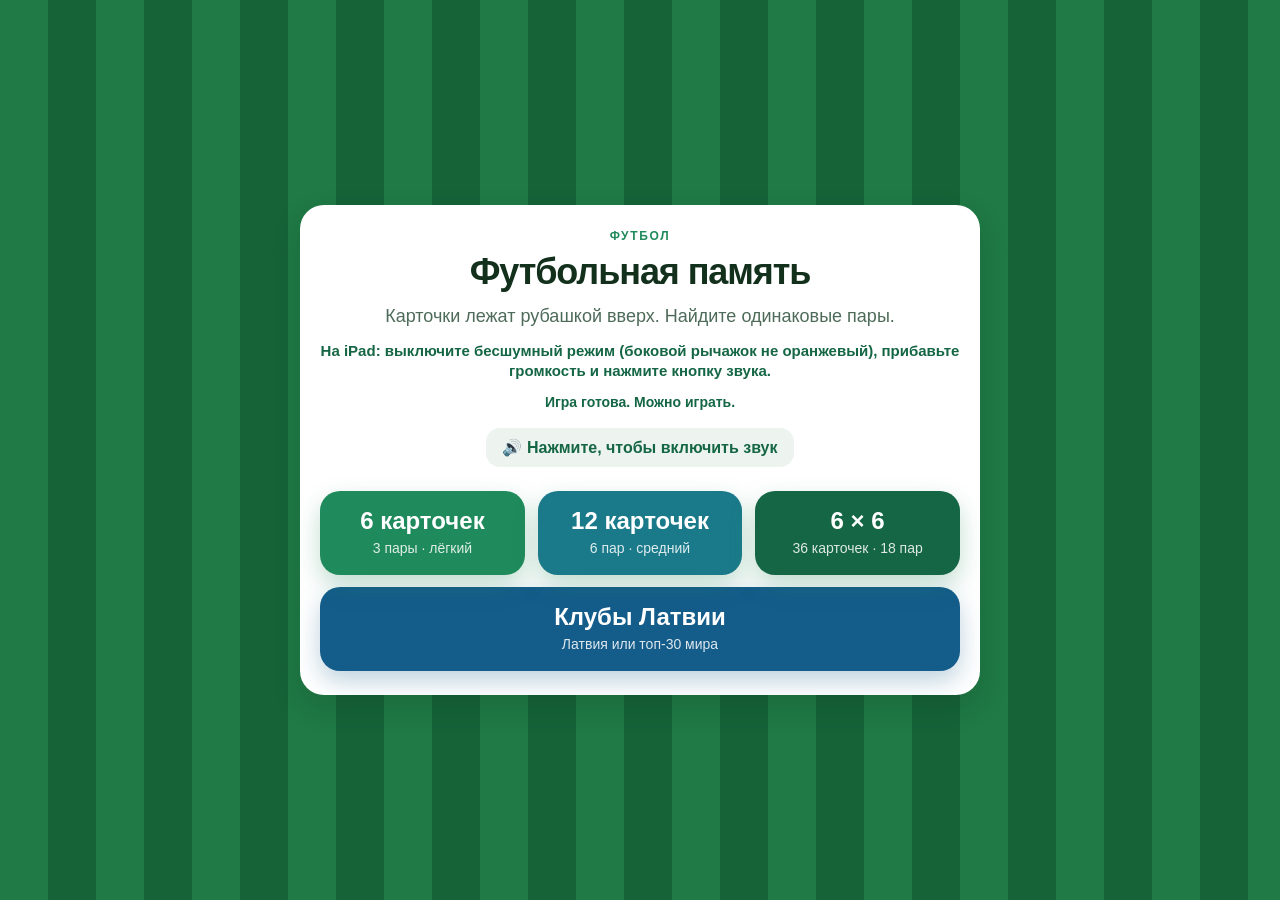
<file: index.html>
<!DOCTYPE html>
<html lang="ru">
  <head>
    <meta charset="UTF-8" />
    <meta
      name="viewport"
      content="width=device-width, initial-scale=1, maximum-scale=1, user-scalable=no, viewport-fit=cover"
    />
    <meta name="theme-color" content="#1b5e3b" />
    <meta name="mobile-web-app-capable" content="yes" />
    <meta name="apple-mobile-web-app-capable" content="yes" />
    <meta name="apple-mobile-web-app-status-bar-style" content="black-translucent" />
    <meta name="apple-mobile-web-app-title" content="Память" />
    <meta name="description" content="Футбольная память: находи одинаковые пары. Для iPad, без рекламы." />
    <title>Футбольная память</title>
    <link rel="manifest" href="manifest.json" />
    <link rel="icon" href="icons/icon-192.png" type="image/png" />
    <link rel="apple-touch-icon" href="icons/icon-180.png" />
    <link rel="apple-touch-icon" sizes="167x167" href="icons/icon-167.png" />
    <link rel="apple-touch-icon" sizes="180x180" href="icons/icon-180.png" />
    <link rel="stylesheet" href="style.css?v=11" />
  </head>
  <body>
    <main class="app">
      <section id="start-screen" class="screen is-active" aria-label="Выбор уровня">
        <div class="start-card">
          <p class="eyebrow">Футбол</p>
          <h1>Футбольная память</h1>
          <p class="lead">Карточки лежат рубашкой вверх. Найдите одинаковые пары.</p>
          <p class="sound-hint">На iPad: выключите бесшумный режим (боковой рычажок не оранжевый), прибавьте громкость и нажмите кнопку звука.</p>
          <p id="offline-status" class="offline-status">При первом открытии игра сохранится на iPad.</p>
          <button id="sound-start-btn" class="sound-btn" type="button">🔊 Нажмите, чтобы включить звук</button>
          <div class="mode-grid">
            <button class="mode-btn" data-level="easy" type="button">
              <span class="mode-title">6 карточек</span>
              <span class="mode-sub">3 пары · лёгкий</span>
            </button>
            <button class="mode-btn" data-level="medium" type="button">
              <span class="mode-title">12 карточек</span>
              <span class="mode-sub">6 пар · средний</span>
            </button>
            <button class="mode-btn" data-level="hard" type="button">
              <span class="mode-title">6 × 6</span>
              <span class="mode-sub">36 карточек · 18 пар</span>
            </button>
          </div>
          <a class="mode-btn clubs-mode-btn" href="klubi/">
            <span class="mode-title">Клубы Латвии</span>
            <span class="mode-sub">Латвия или топ-30 мира</span>
          </a>
        </div>
      </section>

      <section id="play-screen" class="screen" hidden aria-label="Игра">
        <header class="play-bar">
          <button id="home-btn" class="ghost-btn" type="button">Назад</button>
          <p id="level-label" class="mode-chip">6 карточек</p>
          <button id="sound-play-btn" class="ghost-btn" type="button">🔊</button>
          <p id="stats" class="score">Ходы 0 · Пары 0 / 3</p>
        </header>
        <p id="feedback" class="feedback" aria-live="polite"></p>
        <div id="board" class="board" role="group" aria-label="Карточки"></div>
      </section>

      <section id="result-screen" class="screen" hidden aria-label="Результат">
        <div class="result-card">
          <p class="eyebrow">Гол!</p>
          <h2 id="result-title">Все пары найдены</h2>
          <p id="result-score" class="result-score">0 ходов</p>
          <p id="result-text" class="lead"></p>
          <div class="result-actions">
            <button id="next-btn" class="primary-btn" type="button">Следующий уровень</button>
            <button id="replay-btn" class="secondary-btn" type="button">Играть ещё раз</button>
            <button id="menu-btn" class="ghost-btn ghost-btn-wide" type="button">К выбору уровня</button>
          </div>
        </div>
      </section>
    </main>
    <audio id="music-el" loop preload="auto" playsinline webkit-playsinline>
      <source src="sounds/music.m4a" type="audio/mp4" />
      <source src="sounds/music.wav" type="audio/wav" />
    </audio>
    <audio id="applause-el" preload="auto" playsinline webkit-playsinline>
      <source src="sounds/applause.m4a" type="audio/mp4" />
      <source src="sounds/applause.wav" type="audio/wav" />
    </audio>
    <script src="app.js?v=11"></script>
  </body>
</html>
</file>
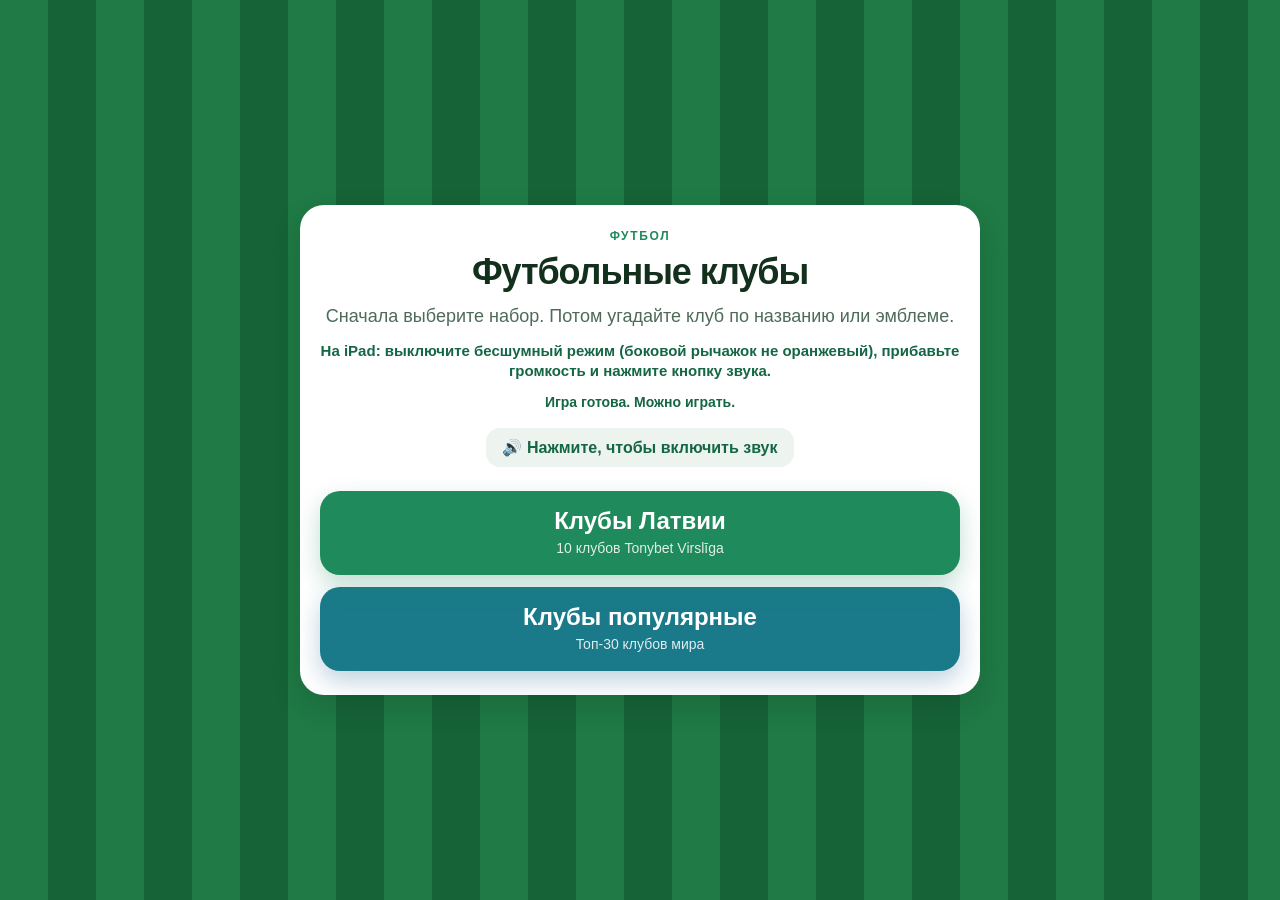
<file: klubi/index.html>
<!DOCTYPE html>
<html lang="ru">
  <head>
    <meta charset="UTF-8" />
    <base href="../" />
    <meta
      name="viewport"
      content="width=device-width, initial-scale=1, maximum-scale=1, user-scalable=no, viewport-fit=cover"
    />
    <meta name="theme-color" content="#1b5e3b" />
    <meta name="mobile-web-app-capable" content="yes" />
    <meta name="apple-mobile-web-app-capable" content="yes" />
    <meta name="apple-mobile-web-app-status-bar-style" content="black-translucent" />
    <meta name="apple-mobile-web-app-title" content="Футбольные клубы" />
    <meta
      name="description"
      content="Угадайте клубы Латвии или топ-30 клубов мира по названию и эмблеме."
    />
    <title>Футбольные клубы</title>
    <link rel="manifest" href="klubi-manifest.json" />
    <link rel="icon" href="icons/icon-192.png" type="image/png" />
    <link rel="apple-touch-icon" href="icons/icon-180.png" />
    <link rel="stylesheet" href="style.css?v=11" />
  </head>
  <body data-page="clubs">
    <main class="app">
      <section id="start-screen" class="screen is-active" aria-label="Выбор клубов">
        <div class="start-card">
          <p class="eyebrow">Футбол</p>
          <h1>Футбольные клубы</h1>
          <p class="lead">
            Сначала выберите набор. Потом угадайте клуб по названию или эмблеме.
          </p>
          <p class="sound-hint">
            На iPad: выключите бесшумный режим (боковой рычажок не оранжевый), прибавьте
            громкость и нажмите кнопку звука.
          </p>
          <p id="offline-status" class="offline-status">При первом открытии игра сохранится на iPad.</p>
          <button id="sound-start-btn" class="sound-btn" type="button">🔊 Нажмите, чтобы включить звук</button>
          <div class="clubs-choice">
            <button class="mode-btn" data-club-set="latvia" type="button">
              <span class="mode-title">Клубы Латвии</span>
              <span class="mode-sub">10 клубов Tonybet Virslīga</span>
            </button>
            <button class="mode-btn clubs-mode-btn" data-club-set="popular" type="button">
              <span class="mode-title">Клубы популярные</span>
              <span class="mode-sub">Топ-30 клубов мира</span>
            </button>
          </div>
        </div>
      </section>

      <section id="clubs-screen" class="screen" hidden aria-label="Игра">
        <header class="play-bar">
          <button id="clubs-home-btn" class="ghost-btn" type="button">Назад</button>
          <p class="mode-chip">Клубы Латвии</p>
          <button id="sound-clubs-btn" class="ghost-btn" type="button">🔊</button>
          <p id="clubs-stats" class="score">1 / 10</p>
        </header>
        <p id="clubs-feedback" class="feedback" aria-live="polite">Что это за клуб?</p>
        <div class="club-stage">
          <div class="club-logo-card" id="club-prompt-card">
            <img id="club-logo" alt="Эмблема клуба" />
            <p id="club-name-prompt" class="club-name-prompt" hidden></p>
            <button id="club-speak-btn" class="club-speak-btn" type="button" hidden>🔊 Слушать название</button>
          </div>
          <p id="club-fact" class="club-fact" hidden></p>
          <div id="club-answers" class="club-answers" role="group" aria-label="Варианты ответа"></div>
          <button id="club-next-btn" class="primary-btn club-next-btn" type="button" hidden>Дальше</button>
        </div>
      </section>

      <section id="result-screen" class="screen" hidden aria-label="Результат">
        <div class="result-card">
          <p class="eyebrow">Гол!</p>
          <h2 id="result-title">Вы узнали клубы</h2>
          <p id="result-score" class="result-score">0 из 10</p>
          <p id="result-text" class="lead"></p>
          <div class="result-actions">
            <button id="next-btn" class="primary-btn" type="button" hidden>Следующий уровень</button>
            <button id="replay-btn" class="secondary-btn" type="button">Играть ещё раз</button>
            <button id="menu-btn" class="ghost-btn ghost-btn-wide" type="button">В начало</button>
          </div>
        </div>
      </section>
    </main>
    <audio id="music-el" loop preload="auto" playsinline webkit-playsinline>
      <source src="sounds/music.m4a" type="audio/mp4" />
      <source src="sounds/music.wav" type="audio/wav" />
    </audio>
    <audio id="applause-el" preload="auto" playsinline webkit-playsinline>
      <source src="sounds/applause.m4a" type="audio/mp4" />
      <source src="sounds/applause.wav" type="audio/wav" />
    </audio>
    <script src="app.js?v=11"></script>
  </body>
</html>
</file>
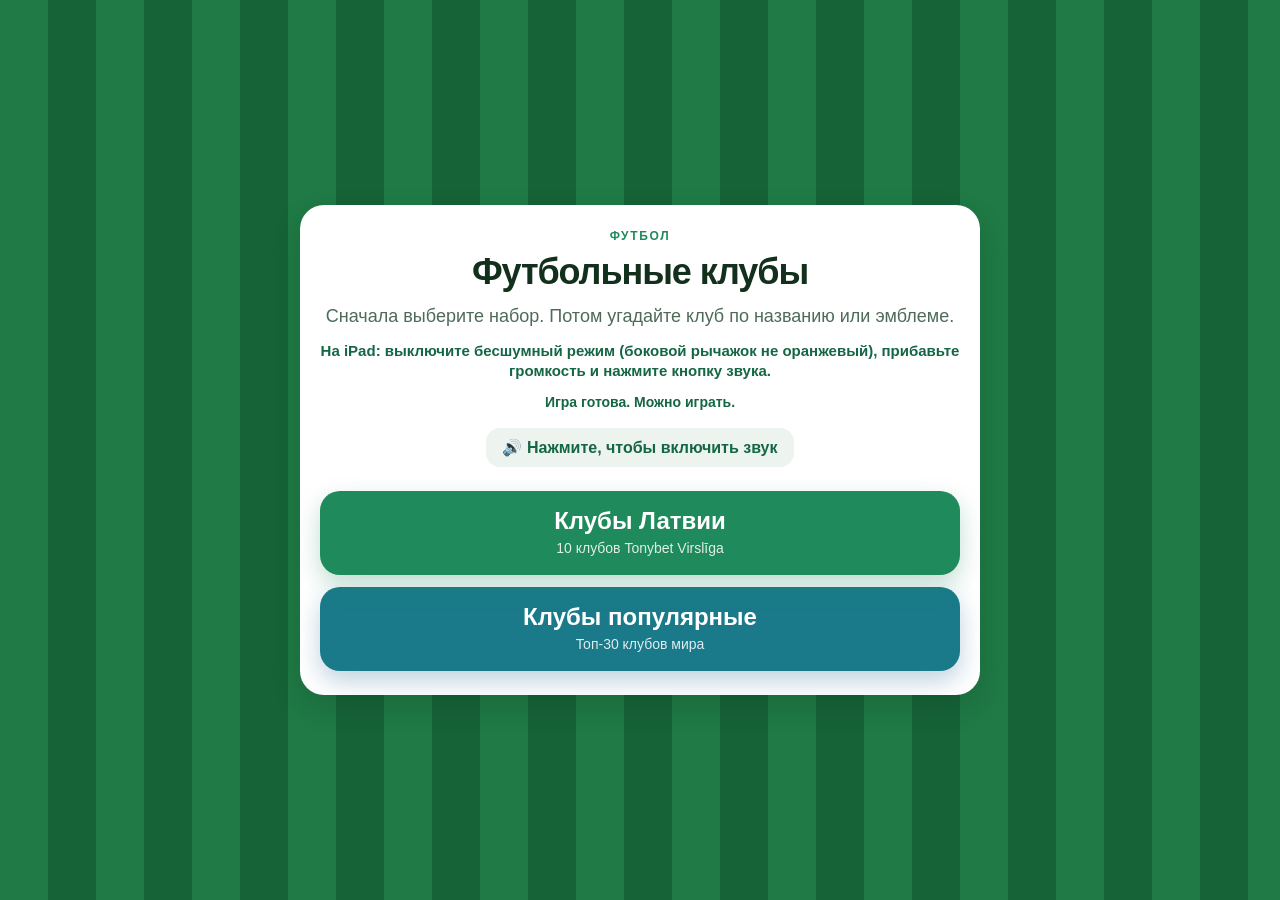
<file: klubi.html>
<!DOCTYPE html>
<html lang="ru">
  <head>
    <meta charset="UTF-8" />
    <title>Клубы Латвии</title>
    <link rel="canonical" href="klubi/" />
    <meta http-equiv="refresh" content="0; url=klubi/" />
    <script>
      location.replace("klubi/");
    </script>
  </head>
  <body>
    <p><a href="klubi/">Открыть игру «Клубы Латвии»</a></p>
  </body>
</html>
</file>
<file: style.css>
:root {
  --pitch: #1f7a45;
  --pitch-dark: #166338;
  --ink: #12301c;
  --muted: #4d6b58;
  --card: #ffffff;
  --accent: #1f8a5b;
  --accent-dark: #146644;
  --wrong: #c4453c;
  --shadow: 0 12px 28px rgba(10, 40, 20, 0.18);
}

* {
  box-sizing: border-box;
  -webkit-tap-highlight-color: transparent;
}

html,
body {
  margin: 0;
  width: 100%;
  height: 100%;
  overflow: hidden;
  background: #1f7a45;
  color: #12301c;
  font-family: -apple-system, BlinkMacSystemFont, "Segoe UI", sans-serif;
  -webkit-user-select: none;
  user-select: none;
}

body {
  position: fixed;
  top: 0;
  right: 0;
  bottom: 0;
  left: 0;
  background: repeating-linear-gradient(
    90deg,
    #1f7a45 0px,
    #1f7a45 48px,
    #166338 48px,
    #166338 96px
  );
}

.app,
.screen {
  width: 100%;
  height: 100%;
}

.screen {
  display: none;
  padding: 16px;
}

.screen[hidden] {
  display: none !important;
}

.screen.is-active {
  display: -webkit-flex;
  display: flex;
  -webkit-flex-direction: column;
  flex-direction: column;
}

#play-screen.is-active,
#clubs-screen.is-active {
  display: -webkit-flex;
  display: flex;
  -webkit-flex-direction: column;
  flex-direction: column;
  height: 100%;
}

.start-card,
.result-card {
  margin: auto;
  width: 100%;
  max-width: 680px;
  max-height: 100%;
  overflow: auto;
  -webkit-overflow-scrolling: touch;
  background: #fff;
  border-radius: 24px;
  box-shadow: var(--shadow);
  padding: 24px 20px;
  text-align: center;
}

.eyebrow {
  margin: 0 0 8px;
  letter-spacing: 0.14em;
  text-transform: uppercase;
  font-size: 12px;
  font-weight: 700;
  color: #1f8a5b;
}

h1,
h2 {
  margin: 0;
  font-weight: 700;
  letter-spacing: -0.03em;
}

h1 {
  font-size: 36px;
}

.lead,
.offline-status,
.mode-chip,
.score,
.feedback,
.mode-sub {
  line-height: 1.3;
}

.lead {
  margin: 12px 0 0;
  color: #4d6b58;
  font-size: 18px;
}

.offline-status {
  margin: 12px 0 0;
  color: #146644;
  font-size: 14px;
  font-weight: 600;
}

.sound-hint {
  margin: 12px 0 0;
  color: #146644;
  font-size: 15px;
  font-weight: 600;
  line-height: 1.35;
}

.sound-btn {
  -webkit-appearance: none;
  appearance: none;
  margin: 16px 0 0;
  padding: 10px 16px;
  border: 0;
  border-radius: 14px;
  background: #edf4ef;
  color: #146644;
  font: inherit;
  font-size: 16px;
  font-weight: 700;
  cursor: pointer;
}

.mode-grid {
  display: -webkit-flex;
  display: flex;
  -webkit-flex-direction: column;
  flex-direction: column;
  margin-top: 24px;
}

.mode-btn,
.primary-btn,
.secondary-btn,
.ghost-btn,
.memory-card {
  -webkit-appearance: none;
  appearance: none;
  border: 0;
  cursor: pointer;
  font: inherit;
  touch-action: manipulation;
}

.mode-btn,
.primary-btn {
  min-height: 84px;
  border-radius: 20px;
  background: #1f8a5b;
  color: #fff;
  box-shadow: 0 10px 24px rgba(31, 138, 91, 0.28);
  margin: 0 0 12px;
}

.mode-btn:nth-child(2) {
  background: #1a7a8a;
}

.mode-btn:nth-child(3) {
  background: #146644;
  margin-bottom: 0;
}

.clubs-choice {
  margin-top: 24px;
}

.clubs-choice .mode-btn {
  width: 100%;
  margin: 0 0 12px;
}

.clubs-choice .mode-btn:last-child {
  margin-bottom: 0;
}

.clubs-mode-btn {
  display: -webkit-flex;
  display: flex;
  -webkit-flex-direction: column;
  flex-direction: column;
  -webkit-align-items: center;
  align-items: center;
  -webkit-justify-content: center;
  justify-content: center;
  width: 100%;
  margin: 12px 0 0;
  background: #145c8a;
  box-shadow: 0 10px 24px rgba(20, 92, 138, 0.28);
  text-decoration: none;
  color: #fff;
}

.mode-title,
.mode-sub {
  display: block;
}

.mode-title {
  font-size: 24px;
  font-weight: 700;
}

.mode-sub {
  margin-top: 4px;
  font-size: 14px;
  opacity: 0.86;
}

.play-bar {
  display: -webkit-flex;
  display: flex;
  -webkit-align-items: center;
  align-items: center;
  -webkit-justify-content: space-between;
  justify-content: space-between;
  -webkit-flex-shrink: 0;
  flex-shrink: 0;
}

.mode-chip,
.score {
  margin: 0 8px;
  font-size: 16px;
  font-weight: 700;
  color: #fff;
  text-shadow: 0 1px 8px rgba(0, 0, 0, 0.25);
}

.ghost-btn {
  padding: 10px 16px;
  border-radius: 14px;
  background: rgba(255, 255, 255, 0.18);
  color: #fff;
  font-size: 16px;
  font-weight: 700;
}

.feedback {
  min-height: 1.3em;
  margin: 8px 0;
  text-align: center;
  font-size: 18px;
  font-weight: 700;
  color: #fff;
  -webkit-flex-shrink: 0;
  flex-shrink: 0;
}

.board {
  display: -ms-grid;
  display: grid;
  -webkit-flex: 1;
  flex: 1;
  min-height: 0;
  height: 100%;
  width: 100%;
  max-width: 980px;
  margin: 0 auto;
  grid-gap: 10px;
  gap: 10px;
}

.board[data-level="easy"] {
  -ms-grid-columns: 1fr 1fr 1fr;
  grid-template-columns: 1fr 1fr 1fr;
  -ms-grid-rows: 1fr 1fr;
  grid-template-rows: 1fr 1fr;
}

.board[data-level="medium"] {
  -ms-grid-columns: 1fr 1fr 1fr 1fr;
  grid-template-columns: 1fr 1fr 1fr 1fr;
  -ms-grid-rows: 1fr 1fr 1fr;
  grid-template-rows: 1fr 1fr 1fr;
}

.board[data-level="hard"] {
  -ms-grid-columns: 1fr 1fr 1fr 1fr 1fr 1fr;
  grid-template-columns: 1fr 1fr 1fr 1fr 1fr 1fr;
  -ms-grid-rows: 1fr 1fr 1fr 1fr 1fr 1fr;
  grid-template-rows: 1fr 1fr 1fr 1fr 1fr 1fr;
  grid-gap: 6px;
  gap: 6px;
}

.board[data-level="hard"] .memory-card {
  min-height: 0;
}

.board[data-level="hard"] .card-face {
  border-radius: 10px;
}

.board[data-level="hard"] .card-back,
.board[data-level="hard"] .card-front {
  font-size: 22px;
  border-width: 2px;
}

.memory-card {
  position: relative;
  min-width: 0;
  min-height: 72px;
  height: 100%;
  width: 100%;
  padding: 0;
  background: transparent;
}

.card-face {
  position: absolute;
  top: 0;
  right: 0;
  bottom: 0;
  left: 0;
  display: -webkit-flex;
  display: flex;
  -webkit-align-items: center;
  align-items: center;
  -webkit-justify-content: center;
  justify-content: center;
  border-radius: 16px;
  box-shadow: var(--shadow);
}

.card-back {
  background: #145c8a;
  background: -webkit-linear-gradient(top left, #145c8a, #0d3d5c);
  background: linear-gradient(160deg, #145c8a, #0d3d5c);
  color: #fff;
  font-size: 36px;
}

.card-front {
  display: none;
  background: #fff;
  font-size: 42px;
  border: 3px solid transparent;
}

.memory-card.is-flipped .card-back,
.memory-card.is-matched .card-back {
  display: none;
}

.memory-card.is-flipped .card-front,
.memory-card.is-matched .card-front {
  display: -webkit-flex;
  display: flex;
}

.memory-card.is-matched .card-front {
  background: #e8f7ef;
  border-color: #1f8a5b;
}

.memory-card.is-wrong .card-front {
  background: #fdeeee;
  border-color: #c4453c;
}

.memory-card.is-disabled {
  pointer-events: none;
}

.result-score {
  margin: 12px 0 6px;
  font-size: 44px;
  font-weight: 800;
  letter-spacing: -0.04em;
}

.result-actions {
  margin-top: 20px;
}

.primary-btn,
.secondary-btn {
  width: 100%;
  font-size: 22px;
  font-weight: 700;
}

.secondary-btn {
  min-height: 64px;
  border-radius: 20px;
  background: #1a7a8a;
  color: #fff;
  margin: 0 0 12px;
}

.ghost-btn-wide {
  width: 100%;
  min-height: 52px;
  background: #edf4ef;
  color: #12301c;
  margin: 0;
}

#next-btn {
  margin-bottom: 12px;
}

#next-btn[hidden],
#club-next-btn[hidden],
#club-fact[hidden] {
  display: none;
}

.club-stage {
  display: -webkit-flex;
  display: flex;
  -webkit-flex-direction: column;
  flex-direction: column;
  -webkit-flex: 1;
  flex: 1;
  min-height: 0;
  max-width: 680px;
  width: 100%;
  margin: 0 auto;
  overflow: auto;
  -webkit-overflow-scrolling: touch;
}

.club-logo-card {
  margin: 0 auto 12px;
  width: 100%;
  max-width: 280px;
  background: #fff;
  border-radius: 24px;
  box-shadow: var(--shadow);
  padding: 20px;
}

.club-logo-card img {
  display: block;
  width: 100%;
  height: 180px;
  object-fit: contain;
}

.club-logo-card img[hidden],
.club-name-prompt[hidden] {
  display: none;
}

.club-name-prompt {
  margin: 0;
  min-height: 120px;
  display: -webkit-flex;
  display: flex;
  -webkit-align-items: center;
  align-items: center;
  -webkit-justify-content: center;
  justify-content: center;
  font-size: 32px;
  font-weight: 800;
  letter-spacing: -0.03em;
  line-height: 1.15;
  color: #12301c;
}

.club-speak-btn {
  -webkit-appearance: none;
  appearance: none;
  display: block;
  width: 100%;
  margin-top: 12px;
  padding: 12px 14px;
  border: 0;
  border-radius: 14px;
  background: #edf4ef;
  color: #146644;
  font: inherit;
  font-size: 18px;
  font-weight: 700;
  cursor: pointer;
}

.club-speak-btn[hidden] {
  display: none;
}

.club-choice.has-speak {
  display: -webkit-flex;
  display: flex;
  -webkit-align-items: center;
  align-items: center;
  -webkit-justify-content: space-between;
  justify-content: space-between;
  gap: 8px;
  text-align: left;
}

.club-choice-name {
  -webkit-flex: 1;
  flex: 1;
}

.club-choice-speak {
  -webkit-flex-shrink: 0;
  flex-shrink: 0;
  width: 44px;
  height: 44px;
  border-radius: 12px;
  background: rgba(255, 255, 255, 0.22);
  display: -webkit-flex;
  display: flex;
  -webkit-align-items: center;
  align-items: center;
  -webkit-justify-content: center;
  justify-content: center;
  font-size: 20px;
}

.club-logo-card.is-name {
  max-width: 420px;
}

.club-fact {
  margin: 0 0 12px;
  padding: 16px 18px;
  background: rgba(255, 255, 255, 0.95);
  border-radius: 18px;
  box-shadow: var(--shadow);
  color: #12301c;
  font-size: 17px;
  font-weight: 600;
  line-height: 1.4;
  text-align: left;
}

.club-answers {
  display: -ms-grid;
  display: grid;
  -ms-grid-columns: 1fr 1fr;
  grid-template-columns: 1fr 1fr;
  grid-gap: 10px;
  gap: 10px;
  margin-bottom: 12px;
}

.club-choice {
  min-height: 64px;
  margin: 0;
  padding: 10px 12px;
  border-radius: 18px;
  background: #1f8a5b;
  color: #fff;
  font-size: 18px;
  font-weight: 700;
  box-shadow: 0 8px 18px rgba(31, 138, 91, 0.24);
}

.club-choice:nth-child(2) {
  background: #1a7a8a;
}

.club-choice:nth-child(3) {
  background: #146644;
}

.club-choice.is-emblem {
  min-height: 108px;
  padding: 10px;
  background: #fff;
  box-shadow: var(--shadow);
}

.club-choice.is-emblem img {
  display: block;
  width: 100%;
  height: 84px;
  object-fit: contain;
}

.club-choice.is-emblem.is-wrong {
  background: #fdeeee;
  box-shadow: none;
}

.club-choice.is-emblem.is-correct {
  background: #e8f7ef;
}

.club-choice.is-wrong {
  background: #c4453c;
  box-shadow: none;
}

.club-choice.is-correct {
  background: #1f8a5b;
  box-shadow: 0 8px 18px rgba(31, 138, 91, 0.4);
}

.club-choice.is-disabled {
  pointer-events: none;
  opacity: 0.55;
}

.club-choice.is-correct.is-disabled {
  opacity: 1;
}

.club-next-btn {
  min-height: 64px;
  margin: 0 0 8px;
}

@media (min-width: 720px) {
  .mode-grid {
    -webkit-flex-direction: row;
    flex-direction: row;
    -webkit-justify-content: space-between;
    justify-content: space-between;
  }

  .mode-grid .mode-btn {
    width: 32%;
    margin: 0;
  }
}

@media (max-width: 640px) {
  .club-answers {
    -ms-grid-columns: 1fr;
    grid-template-columns: 1fr;
  }

  .club-logo-card img {
    height: 140px;
  }

  .club-name-prompt {
    min-height: 88px;
    font-size: 26px;
  }

  .club-choice.is-emblem img {
    height: 72px;
  }
}

@media (max-width: 640px) {
  .board[data-level="hard"] .card-back,
  .board[data-level="hard"] .card-front {
    font-size: 18px;
  }

  h1 {
    font-size: 28px;
  }

  .card-front,
  .card-back {
    font-size: 28px;
  }
}
</file>
